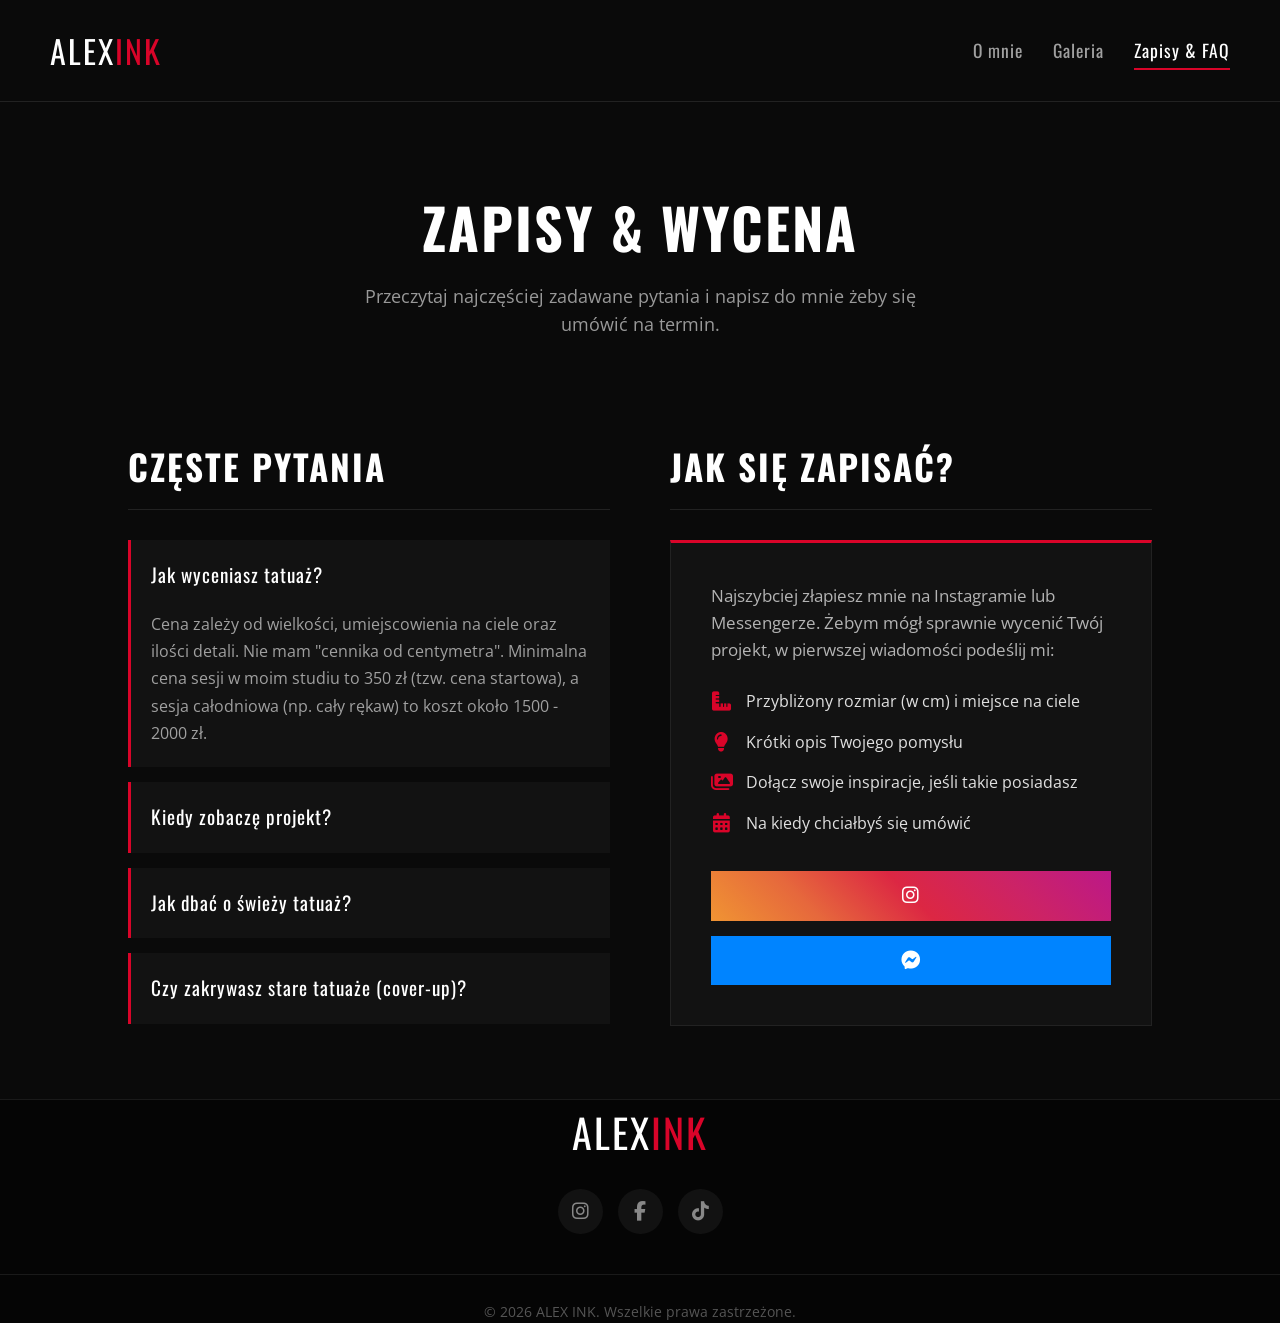
<file: info.html>
<!DOCTYPE html>
<html lang="pl">
<head>
    <meta charset="UTF-8">
    <meta name="viewport" content="width=device-width, initial-scale=1.0">
    <title>Zapisy i FAQ | ALEX INK</title>
    <link href="https://fonts.googleapis.com/css2?family=Oswald:wght@500;700&family=Open+Sans:wght@300;400;600&display=swap" rel="stylesheet">
    <link rel="stylesheet" href="style.css">
    <link rel="stylesheet" href="https://cdnjs.cloudflare.com/ajax/libs/font-awesome/6.5.1/css/all.min.css">
    <link rel="icon" type="image/png" href="images/favicon.png">
</head>
<body>

    <header class="navbar">
        <div class="logo">ALEX<span class="accent">INK</span></div>
        <nav>
            <ul>
                <li><a href="index.html">O mnie</a></li>
                <li><a href="galeria.html">Galeria</a></li>
                <li><a href="info.html" class="active">Zapisy & FAQ</a></li>
            </ul>
        </nav>
    </header>

    <section class="page-header">
        <h1>Zapisy & Wycena</h1>
        <p>Przeczytaj najczęściej zadawane pytania i napisz do mnie żeby się umówić na termin.</p>
    </section>

    <section class="booking-section">
        <div class="booking-grid">
            
            <div class="faq-container">
                <h2>Częste pytania</h2>
                
                <details class="faq-item" open>
                    <summary>Jak wyceniasz tatuaż?</summary>
                    <p>Cena zależy od wielkości, umiejscowienia na ciele oraz ilości detali. Nie mam "cennika od centymetra". Minimalna cena sesji w moim studiu to 350 zł (tzw. cena startowa), a sesja całodniowa (np. cały rękaw) to koszt około 1500 - 2000 zł.</p>
                </details>

                <details class="faq-item">
                    <summary>Kiedy zobaczę projekt?</summary>
                    <p>Projekt pokazuję w dniu sesji. Nie wysyłam wzorów wcześniej przez internet. W dniu dziarania mamy zarezerwowany czas na to, aby nanieść ewentualne poprawki i dopasować kalkę idealnie do Twojego ciała.</p>
                </details>

                <details class="faq-item">
                    <summary>Jak dbać o świeży tatuaż?</summary>
                    <p>Po sesji założę Ci specjalny opatrunek (second skin). Dostaniesz też ode mnie wydrukowaną, szczegółową instrukcję pielęgnacji krok po kroku oraz polecenie najlepszych kremów gojących.</p>
                </details>

                <details class="faq-item">
                    <summary>Czy zakrywasz stare tatuaże (cover-up)?</summary>
                    <p>Tak, robię covery, ale wszystko zależy od tego, jak ciemny i wypukły jest Twój stary tatuaż. W formularzu obok koniecznie wspomnij, że to cover, i wyślij mi potem wyraźne zdjęcie w świetle dziennym.</p>
                </details>
            </div>

            <div class="contact-container">
                <h2>Jak się zapisać?</h2>
                
                <div class="contact-card">
                    <p class="contact-intro">Najszybciej złapiesz mnie na Instagramie lub Messengerze. Żebym mógł sprawnie wycenić Twój projekt, w pierwszej wiadomości podeślij mi:</p>
                    
                    <ul class="booking-checklist">
                        <li><i class="fa-solid fa-ruler-combined"></i> Przybliżony rozmiar (w cm) i miejsce na ciele</li>
                        <li><i class="fa-solid fa-lightbulb"></i> Krótki opis Twojego pomysłu</li>
                        <li><i class="fa-solid fa-images"></i> Dołącz swoje inspiracje, jeśli takie posiadasz</li>
                        <li><i class="fa-solid fa-calendar-days"></i> Na kiedy chciałbyś się umówić</li>
                    </ul>
                   
                    <div class="social-buttons">
                        <a href="https://instagram.com" target="_blank" class="social-btn ig-btn">
                            <i class="fa-brands fa-instagram"></i>
                        </a>
                        <a href="https://messenger.com" target="_blank" class="social-btn fb-btn">
                            <i class="fa-brands fa-facebook-messenger"></i>
                        </a>
                    </div>
                    
                </div>
            </div>

        </div>
    </section>
    <footer class="footer">
        <div class="footer-content">
            <div class="footer-logo">ALEX<span class="accent">INK</span></div>
            <div class="footer-socials">
                <a href="#"><i class="fa-brands fa-instagram"></i></a>
                <a href="#"><i class="fa-brands fa-facebook-f"></i></a>
                <a href="#"><i class="fa-brands fa-tiktok"></i></a>
            </div>
        </div>
        <div class="footer-bottom">
            <p>&copy; 2026 ALEX INK. Wszelkie prawa zastrzeżone.</p>
        </div>
    </footer>
</body>
</html>
</file>
<file: style.css>
/* --- BAZA I ZMIENNE --- */
* {
    margin: 0;
    padding: 0;
    box-sizing: border-box;
}

html, body {
    overflow-x: hidden; 
}

body {
    font-family: 'Open Sans', sans-serif;
    background-color: #0a0a0a; 
    color: #e0e0e0; 
    line-height: 1.6;
}

h1, h2, h3, .logo {
    font-family: 'Oswald', sans-serif;
    text-transform: uppercase;
    letter-spacing: 2px;
    color: #ffffff;
}

.accent {
    color: #d90429; 
}

/* --- NAWIGACJA --- */
.navbar {
    display: flex;
    justify-content: space-between;
    align-items: center;
    padding: 25px 50px;
    background-color: rgba(10, 10, 10, 0.95);
    border-bottom: 1px solid #222;
    position: sticky;
    top: 0;
    z-index: 100;
}

.logo {
    font-size: 2rem;
}

.navbar ul {
    list-style: none;
    display: flex;
    gap: 30px;
}

.navbar a {
    text-decoration: none;
    color: #a0a0a0;
    font-family: 'Oswald', sans-serif;
    font-size: 1.1rem;
    letter-spacing: 1px;
    transition: color 0.3s ease;
}

.navbar a:hover, .navbar a.active {
    color: #ffffff;
    border-bottom: 2px solid #d90429;
    padding-bottom: 5px;
}

/* --- HERO SECTION --- */
.hero {
    height: 90vh;
    background-image: url('https://images.unsplash.com/photo-1550684376-efcbd6e3f031?q=80&w=2070&auto=format&fit=crop'); /* Mroczne zdjęcie dziarania */
    background-size: cover;
    background-position: center;
    position: relative;
    display: flex;
    align-items: center;
    padding: 0 10%;
}

.hero-overlay {
    position: absolute;
    top: 0; left: 0; width: 100%; height: 100%;
    background: linear-gradient(90deg, rgba(10,10,10,0.9) 0%, rgba(10,10,10,0.4) 100%);
    z-index: 1;
}

.hero-content {
    position: relative;
    z-index: 2;
    max-width: 600px;
}

.hero-content h1 {
    font-size: 5rem;
    line-height: 1.1;
    margin-bottom: 20px;
}

.hero-content p {
    font-size: 1.2rem;
    color: #b3b3b3;
    margin-bottom: 40px;
}

.btn {
    display: inline-block;
    padding: 15px 35px;
    background-color: #d90429;
    color: #ffffff;
    text-decoration: none;
    font-family: 'Oswald', sans-serif;
    font-size: 1.2rem;
    letter-spacing: 1px;
    transition: background-color 0.3s, transform 0.2s;
}

.btn:hover {
    background-color: #b00320;
    transform: translateY(-3px);
}

/* --- O MNIE --- */
.about {
    padding: 100px 10%;
    background-color: #121212; 
}

.about-grid {
    display: grid;
    grid-template-columns: 1fr 1fr;
    gap: 50px;
    align-items: center;
}

.about-text h2 {
    font-size: 3rem;
    margin-bottom: 30px;
    border-left: 5px solid #d90429;
    padding-left: 15px;
}

.about-text p {
    margin-bottom: 20px;
    font-size: 1.1rem;
    color: #999;
}

.about-image img {
    width: 100%;
    filter: grayscale(100%); 
    border: 1px solid #333;
    transition: filter 0.5s ease;
}

/* Kolor wraca po najechaniu myszką */
.about-image img:hover {
    filter: grayscale(0%);
}

/* --- NAGŁÓWEK PODSTRON (Galeria i Info) --- */
.page-header {
    text-align: center;
    padding: 80px 20px 40px;
    background-color: #0a0a0a;
}

.page-header h1 {
    font-size: 3.5rem;
    margin-bottom: 10px;
}

.page-header p {
    color: #999;
    font-size: 1.1rem;
    max-width: 600px;
    margin: 0 auto;
}

/* --- GALERIA MASONRY (Asymetryczna siatka) --- */
.gallery {
    padding: 40px 5%;
    background-color: #0a0a0a;
}

.masonry-grid {
    column-count: 3; 
    column-gap: 15px; 
}
.masonry-item {
    margin-bottom: 15px;
    break-inside: avoid; 
    overflow: hidden; 
    position: relative;
    cursor: pointer;
}

.masonry-item img {
    width: 100%;
    display: block;
    transition: transform 0.4s ease, filter 0.4s ease;
    filter: brightness(0.8) grayscale(30%); 
}


.masonry-item:hover img {
    transform: scale(1.05);
    filter: brightness(1.1) grayscale(0%); 
}

/* --- RESPONSYWNOŚĆ DLA GALERII --- */
@media (max-width: 900px) {
    .masonry-grid {
        column-count: 2; 
    }
}

@media (max-width: 600px) {
    .masonry-grid {
        column-count: 2; 
    }
}

/* ==========================================================================
   PODSTRONA INFO (Zapisy i FAQ)
   ========================================================================== */

.booking-section {
    padding: 60px 10%;
    background-color: #0a0a0a;
}

.booking-grid {
    display: grid;
    grid-template-columns: 1fr 1fr;
    gap: 60px;
    align-items: start;
}

.booking-section h2 {
    font-size: 2.2rem;
    margin-bottom: 30px;
    color: #ffffff;
    border-bottom: 1px solid #222;
    padding-bottom: 15px;
}

/* --- FAQ  --- */
.faq-item {
    background-color: #121212;
    margin-bottom: 15px;
    border-left: 3px solid #d90429; 
    transition: background-color 0.3s ease;
}

.faq-item:hover {
    background-color: #1a1a1a;
}


.faq-item summary {
    font-family: 'Oswald', sans-serif;
    font-size: 1.2rem;
    color: #ffffff;
    padding: 20px;
    cursor: pointer;
    list-style: none;
    position: relative;
    letter-spacing: 1px;
}


.faq-item summary::-webkit-details-marker {
    display: none;
}


.faq-item p {
    padding: 0 20px 20px 20px;
    color: #a0a0a0;
    line-height: 1.7;
    margin: 0;
}

/* --- KARTA BEZPOŚREDNIEGO KONTAKTU  --- */
.contact-card {
    background-color: #121212;
    padding: 40px;
    border: 1px solid #222;
    border-top: 3px solid #d90429;
}

.contact-intro {
    font-size: 1.05rem;
    color: #b3b3b3;
    margin-bottom: 25px;
}

.booking-checklist {
    list-style: none;
    margin-bottom: 35px;
}

.booking-checklist li {
    margin-bottom: 15px;
    color: #e0e0e0;
    display: flex;
    align-items: center;
    gap: 15px;
    font-size: 1rem;
}

.booking-checklist li i {
    color: #d90429; 
    font-size: 1.2rem;
    width: 20px; 
    text-align: center;
}

/* --- DUŻE PRZYCISKI SOCIAL MEDIA --- */
.social-buttons {
    display: flex;
    flex-direction: column;
    gap: 15px;
}

.social-btn {
    display: flex;
    align-items: center;
    justify-content: center;
    gap: 10px;
    padding: 15px;
    color: #ffffff;
    text-decoration: none;
    font-family: 'Oswald', sans-serif;
    font-size: 1.2rem;
    letter-spacing: 1px;
    transition: transform 0.2s ease, filter 0.3s ease;
}


.ig-btn {
    background: linear-gradient(45deg, #f09433 0%, #e6683c 25%, #dc2743 50%, #cc2366 75%, #bc1888 100%);
}

.fb-btn {
    background-color: #0084ff;
}

.social-btn:hover {
    transform: translateY(-3px);
    filter: brightness(1.2);
}

/* ==========================================================================
   FOOTER
   ========================================================================== */
.footer {
    background-color: #050505;
    border-top: 1px solid #1a1a1a;
    text-align: center;
}

.footer-content {
    display: flex;
    flex-direction: column;
    align-items: center;
    gap: 25px;
    margin-bottom: 40px;
}

.footer-logo {
    font-family: 'Oswald', sans-serif;
    font-size: 2.5rem;
    color: #ffffff;
    letter-spacing: 2px;
}

.footer-socials {
    display: flex;
    gap: 15px;
}

.footer-socials a {
    display: flex;
    align-items: center;
    justify-content: center;
    width: 45px;
    height: 45px;
    background-color: #121212;
    color: #888;
    border-radius: 50%; /* Okrągłe ikonki */
    text-decoration: none;
    font-size: 1.2rem;
    transition: background-color 0.3s ease, color 0.3s ease, transform 0.3s ease;
}

.footer-socials a:hover {
    background-color: #d90429; /* Czerwone podświetlenie */
    color: #ffffff;
    transform: translateY(-4px); /* Ikonka delikatnie unosi się do góry */
}

.footer-bottom {
    border-top: 1px solid #1a1a1a;
    padding-top: 25px;
    color: #555;
    font-size: 0.9rem;
}

/* --- RESPONSYWNOŚĆ DLA SEKCJI ZAPISÓW --- */
@media (max-width: 900px) {
    .booking-grid {
        grid-template-columns: 1fr; /* Pytania i formularz jedno pod drugim na mniejszych ekranach */
        gap: 40px;
    }
}

/* SMARTFONY (do 768px) */
@media (max-width: 768px) {
    
    /* 1. Nawigacja (Menu pionowe) */
    .navbar {
        flex-direction: column; /* Wymusza układ pionowy: najpierw logo, potem linki */
        padding: 20px;
        gap: 20px;
        text-align: center;
    }
    
    .navbar ul {
        flex-direction: row; 
        flex-wrap: wrap; /* Jak się nie zmieszczą, spadną niżej */
        justify-content: center;
        gap: 15px;
        width: 100%;
    }

    /* 2. Hero Section (Strona główna) */
    .hero {
        padding: 0 5%;
        text-align: center; /* Środkujemy tekst na telefonie, wygląda to o wiele lepiej */
        justify-content: center;
    }

    .hero-content h1 {
        font-size: 2.5rem; /* Zmniejszamy giganta, żeby zmieścił się na małym ekranie */
        margin-bottom: 15px;
        word-wrap: break-word; /* W ostateczności złamie słowo, zamiast psuć stronę */
    }

    .hero-content p {
        font-size: 1.05rem;
        margin-bottom: 30px;
    }

    /* 3. Sekcja "O mnie" */
    .about {
        padding: 60px 5%; 
    }

    .about-text h2 {
        font-size: 2.2rem;
    }

    /* 4. Nagłówki podstron (Galeria i Info) */
    .page-header {
        padding: 50px 15px 20px;
    }

    .page-header h1 {
        font-size: 2.5rem;
    }

    /* 5. Zapisy i FAQ (info.html) */
    .booking-section {
        padding: 40px 5%;
    }

    .booking-grid {
        grid-template-columns: 1fr;
        gap: 40px;
    }

    .faq-item summary {
        font-size: 1.1rem;
        padding: 15px; 
    }

    .faq-item p {
        padding: 0 15px 15px 15px;
    }

    .contact-card {
        padding: 25px 20px; 
    }

    .booking-checklist li {
        font-size: 0.95rem;
    }
    
    .social-btn {
        font-size: 1.1rem;
        padding: 12px;
    }
}
</file>
